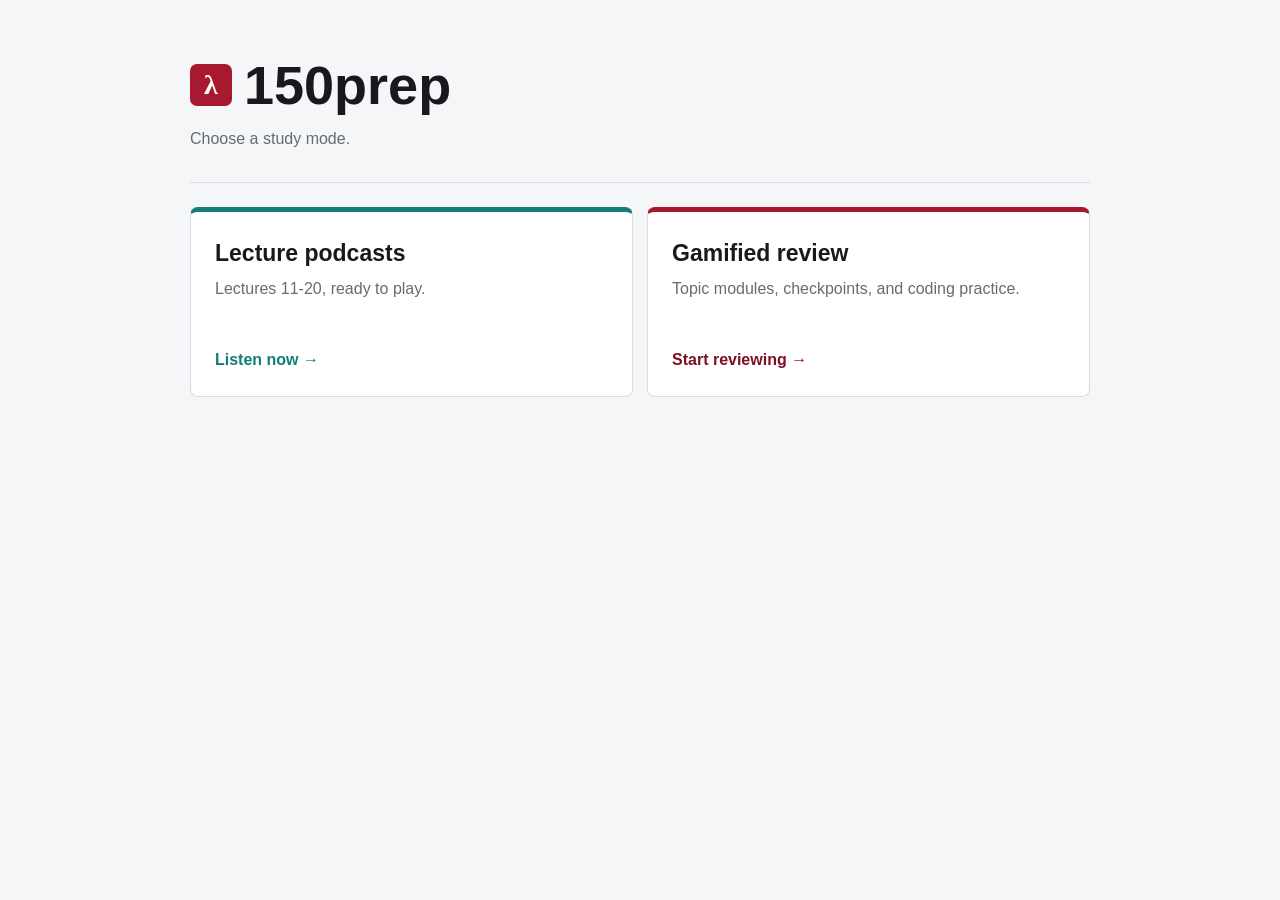
<file: index.html>
<!doctype html>
<html lang="en">
<head>
  <meta charset="utf-8">
  <meta name="viewport" content="width=device-width, initial-scale=1">
  <meta name="theme-color" content="#a6192e">
  <title>150prep</title>
  <style>
    :root {
      color-scheme: light;
      --ink: #17191d;
      --muted: #676b72;
      --line: #d9dce1;
      --page: #f5f6f7;
      --surface: #ffffff;
      --red: #a6192e;
      --red-dark: #7d1021;
      --teal: #147d76;
    }

    * { box-sizing: border-box; }

    body {
      margin: 0;
      background: var(--page);
      color: var(--ink);
      font: 16px/1.5 -apple-system, BlinkMacSystemFont, "Segoe UI", sans-serif;
      letter-spacing: 0;
    }

    header,
    main {
      width: min(900px, calc(100% - 32px));
      margin: 0 auto;
    }

    header {
      padding: 58px 0 31px;
      border-bottom: 1px solid var(--line);
    }

    .brand {
      display: flex;
      align-items: center;
      gap: 12px;
    }

    .mark {
      display: grid;
      width: 42px;
      height: 42px;
      place-items: center;
      border-radius: 7px;
      background: var(--red);
      color: white;
      font: 700 28px/1 Georgia, serif;
    }

    h1 {
      margin: 0;
      font-size: clamp(32px, 7vw, 54px);
      line-height: 1;
    }

    header p {
      margin: 15px 0 0;
      color: var(--muted);
    }

    main {
      display: grid;
      grid-template-columns: repeat(2, minmax(0, 1fr));
      gap: 14px;
      padding: 24px 0 60px;
    }

    .destination {
      display: grid;
      min-height: 190px;
      align-content: space-between;
      border: 1px solid var(--line);
      border-top: 5px solid var(--teal);
      border-radius: 8px;
      padding: 24px;
      background: var(--surface);
      text-decoration: none;
      color: inherit;
    }

    a.destination:hover {
      border-color: var(--teal);
      box-shadow: 0 12px 32px rgba(23, 25, 29, 0.08);
    }

    .destination.game {
      border-top-color: var(--red);
    }

    .destination h2 {
      margin: 0 0 6px;
      font-size: 23px;
    }

    .destination p {
      margin: 0;
      color: var(--muted);
    }

    .action {
      margin-top: 25px;
      color: var(--teal);
      font-weight: 750;
    }

    .game .action {
      color: var(--red-dark);
    }

    @media (max-width: 620px) {
      header { padding-top: 38px; }
      main { grid-template-columns: 1fr; }
      .destination { min-height: 150px; }
    }
  </style>
</head>
<body>
  <header>
    <div class="brand">
      <span class="mark" aria-hidden="true">λ</span>
      <h1>150prep</h1>
    </div>
    <p>Choose a study mode.</p>
  </header>

  <main>
    <a class="destination" href="lectures/">
      <div>
        <h2>Lecture podcasts</h2>
        <p>Lectures 11-20, ready to play.</p>
      </div>
      <span class="action">Listen now &rarr;</span>
    </a>

    <a class="destination game" href="gamified/">
      <div>
        <h2>Gamified review</h2>
        <p>Topic modules, checkpoints, and coding practice.</p>
      </div>
      <span class="action">Start reviewing &rarr;</span>
    </a>
  </main>
</body>
</html>
</file>
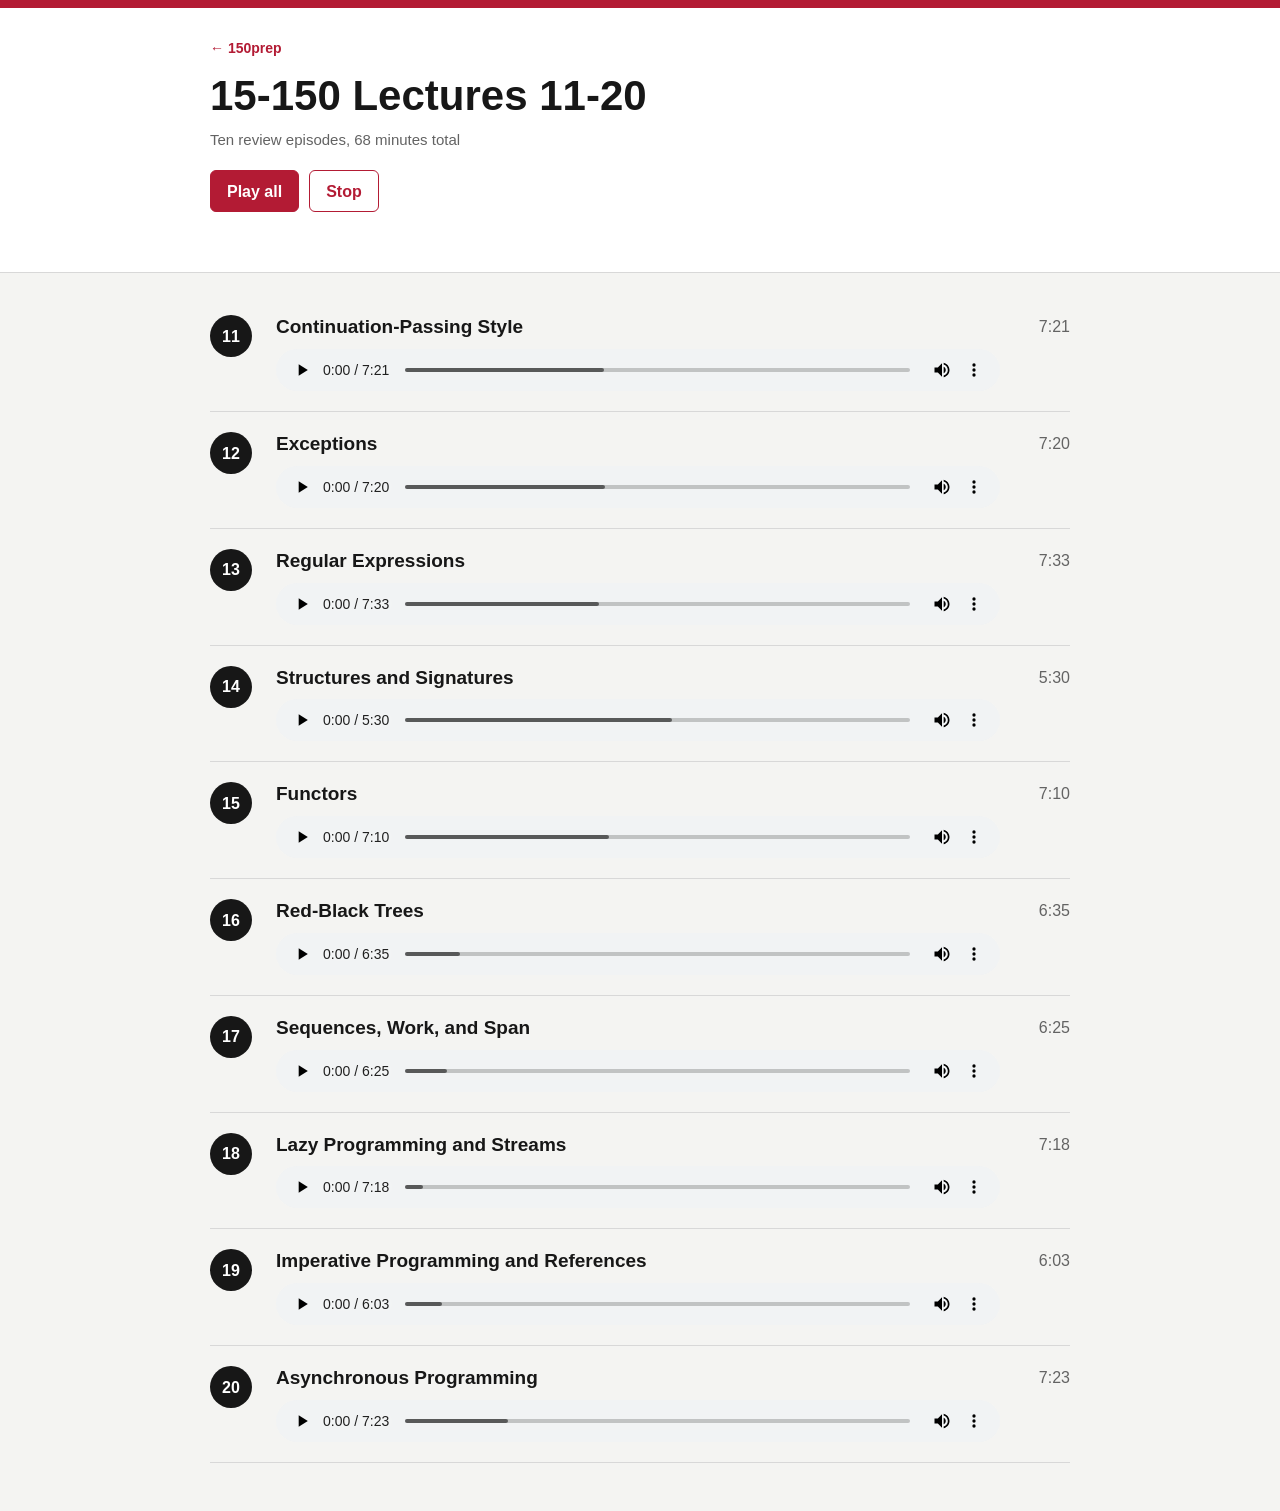
<file: lectures/index.html>
<!doctype html>
<html lang="en">
<head>
  <meta charset="utf-8">
  <meta name="viewport" content="width=device-width, initial-scale=1">
  <title>15-150 Lectures 11-20 Review</title>
  <style>
    :root {
      color-scheme: light;
      --ink: #171717;
      --muted: #636363;
      --line: #d8d8d8;
      --surface: #ffffff;
      --accent: #b31b34;
      --accent-dark: #851326;
      --page: #f4f4f2;
    }

    * {
      box-sizing: border-box;
    }

    body {
      margin: 0;
      background: var(--page);
      color: var(--ink);
      font: 16px/1.45 -apple-system, BlinkMacSystemFont, "Segoe UI", sans-serif;
      letter-spacing: 0;
    }

    header {
      border-top: 8px solid var(--accent);
      border-bottom: 1px solid var(--line);
      background: var(--surface);
    }

    .header-inner,
    main {
      width: min(860px, calc(100% - 32px));
      margin: 0 auto;
    }

    .header-inner {
      padding: 28px 0 24px;
    }

    h1 {
      margin: 0;
      font-size: clamp(28px, 5vw, 42px);
      line-height: 1.08;
      letter-spacing: 0;
    }

    .subtitle {
      margin: 10px 0 0;
      color: var(--muted);
      font-size: 15px;
    }

    .home-link {
      display: inline-block;
      margin-bottom: 15px;
      color: var(--accent);
      font-size: 14px;
      font-weight: 700;
      text-decoration: none;
    }

    .home-link:hover {
      text-decoration: underline;
    }

    .toolbar {
      display: flex;
      gap: 10px;
      margin-top: 20px;
    }

    button {
      min-height: 42px;
      border: 1px solid var(--accent);
      border-radius: 6px;
      padding: 0 16px;
      background: var(--accent);
      color: white;
      font: inherit;
      font-weight: 650;
      cursor: pointer;
    }

    button:hover {
      background: var(--accent-dark);
    }

    button.secondary {
      background: transparent;
      color: var(--accent);
    }

    button.secondary:hover {
      background: #fff0f2;
    }

    main {
      padding: 22px 0 48px;
    }

    .episode {
      display: grid;
      grid-template-columns: 52px minmax(0, 1fr) 56px;
      gap: 14px;
      align-items: start;
      padding: 20px 0;
      border-bottom: 1px solid var(--line);
    }

    .episode-number {
      display: grid;
      width: 42px;
      height: 42px;
      place-items: center;
      border-radius: 50%;
      background: var(--ink);
      color: white;
      font-weight: 700;
    }

    .episode h2 {
      margin: 0 0 10px;
      font-size: 19px;
      line-height: 1.25;
      letter-spacing: 0;
    }

    .duration {
      color: var(--muted);
      font-variant-numeric: tabular-nums;
      text-align: right;
    }

    audio {
      display: block;
      width: 100%;
      height: 42px;
    }

    .status {
      min-height: 24px;
      margin-top: 12px;
      color: var(--accent-dark);
      font-weight: 600;
    }

    @media (max-width: 600px) {
      .episode {
        grid-template-columns: 42px minmax(0, 1fr);
        gap: 10px;
      }

      .duration {
        display: none;
      }

      .episode-number {
        width: 36px;
        height: 36px;
      }

      .toolbar {
        width: 100%;
      }

      button {
        flex: 1;
      }
    }
  </style>
</head>
<body>
  <header>
    <div class="header-inner">
      <a class="home-link" href="../">&larr; 150prep</a>
      <h1>15-150 Lectures 11-20</h1>
      <p class="subtitle">Ten review episodes, 68 minutes total</p>
      <div class="toolbar">
        <button id="play-all" type="button">Play all</button>
        <button id="stop" class="secondary" type="button">Stop</button>
      </div>
      <div id="status" class="status" aria-live="polite"></div>
    </div>
  </header>

  <main>
    <section class="episode">
      <div class="episode-number">11</div>
      <div>
        <h2>Continuation-Passing Style</h2>
        <audio controls preload="metadata" src="audio/01_lecture_11_cps.mp3"></audio>
      </div>
      <div class="duration">7:21</div>
    </section>

    <section class="episode">
      <div class="episode-number">12</div>
      <div>
        <h2>Exceptions</h2>
        <audio controls preload="metadata" src="audio/02_lecture_12_exceptions.mp3"></audio>
      </div>
      <div class="duration">7:20</div>
    </section>

    <section class="episode">
      <div class="episode-number">13</div>
      <div>
        <h2>Regular Expressions</h2>
        <audio controls preload="metadata" src="audio/03_lecture_13_regex.mp3"></audio>
      </div>
      <div class="duration">7:33</div>
    </section>

    <section class="episode">
      <div class="episode-number">14</div>
      <div>
        <h2>Structures and Signatures</h2>
        <audio controls preload="metadata" src="audio/04_lecture_14_modules.mp3"></audio>
      </div>
      <div class="duration">5:30</div>
    </section>

    <section class="episode">
      <div class="episode-number">15</div>
      <div>
        <h2>Functors</h2>
        <audio controls preload="metadata" src="audio/05_lecture_15_functors.mp3"></audio>
      </div>
      <div class="duration">7:10</div>
    </section>

    <section class="episode">
      <div class="episode-number">16</div>
      <div>
        <h2>Red-Black Trees</h2>
        <audio controls preload="metadata" src="audio/06_lecture_16_red_black_trees.mp3"></audio>
      </div>
      <div class="duration">6:35</div>
    </section>

    <section class="episode">
      <div class="episode-number">17</div>
      <div>
        <h2>Sequences, Work, and Span</h2>
        <audio controls preload="metadata" src="audio/07_lecture_17_sequences.mp3"></audio>
      </div>
      <div class="duration">6:25</div>
    </section>

    <section class="episode">
      <div class="episode-number">18</div>
      <div>
        <h2>Lazy Programming and Streams</h2>
        <audio controls preload="metadata" src="audio/08_lecture_18_lazy_programming.mp3"></audio>
      </div>
      <div class="duration">7:18</div>
    </section>

    <section class="episode">
      <div class="episode-number">19</div>
      <div>
        <h2>Imperative Programming and References</h2>
        <audio controls preload="metadata" src="audio/09_lecture_19_imperative_programming.mp3"></audio>
      </div>
      <div class="duration">6:03</div>
    </section>

    <section class="episode">
      <div class="episode-number">20</div>
      <div>
        <h2>Asynchronous Programming</h2>
        <audio controls preload="metadata" src="audio/10_lecture_20_async.mp3"></audio>
      </div>
      <div class="duration">7:23</div>
    </section>
  </main>

  <script>
    const players = Array.from(document.querySelectorAll("audio"));
    const status = document.querySelector("#status");
    let playAll = false;

    function pauseOthers(active) {
      players.forEach((player) => {
        if (player !== active) player.pause();
      });
    }

    players.forEach((player, index) => {
      player.addEventListener("play", () => {
        pauseOthers(player);
        const title = player.closest(".episode").querySelector("h2").textContent;
        status.textContent = `Playing Lecture ${index + 11}: ${title}`;
      });

      player.addEventListener("ended", () => {
        if (playAll && players[index + 1]) {
          players[index + 1].play();
        } else {
          playAll = false;
          status.textContent = "Finished.";
        }
      });
    });

    document.querySelector("#play-all").addEventListener("click", () => {
      playAll = true;
      const current = players.find((player) => !player.paused && !player.ended);
      (current || players[0]).play();
    });

    document.querySelector("#stop").addEventListener("click", () => {
      playAll = false;
      players.forEach((player) => player.pause());
      status.textContent = "Stopped.";
    });
  </script>
</body>
</html>
</file>
